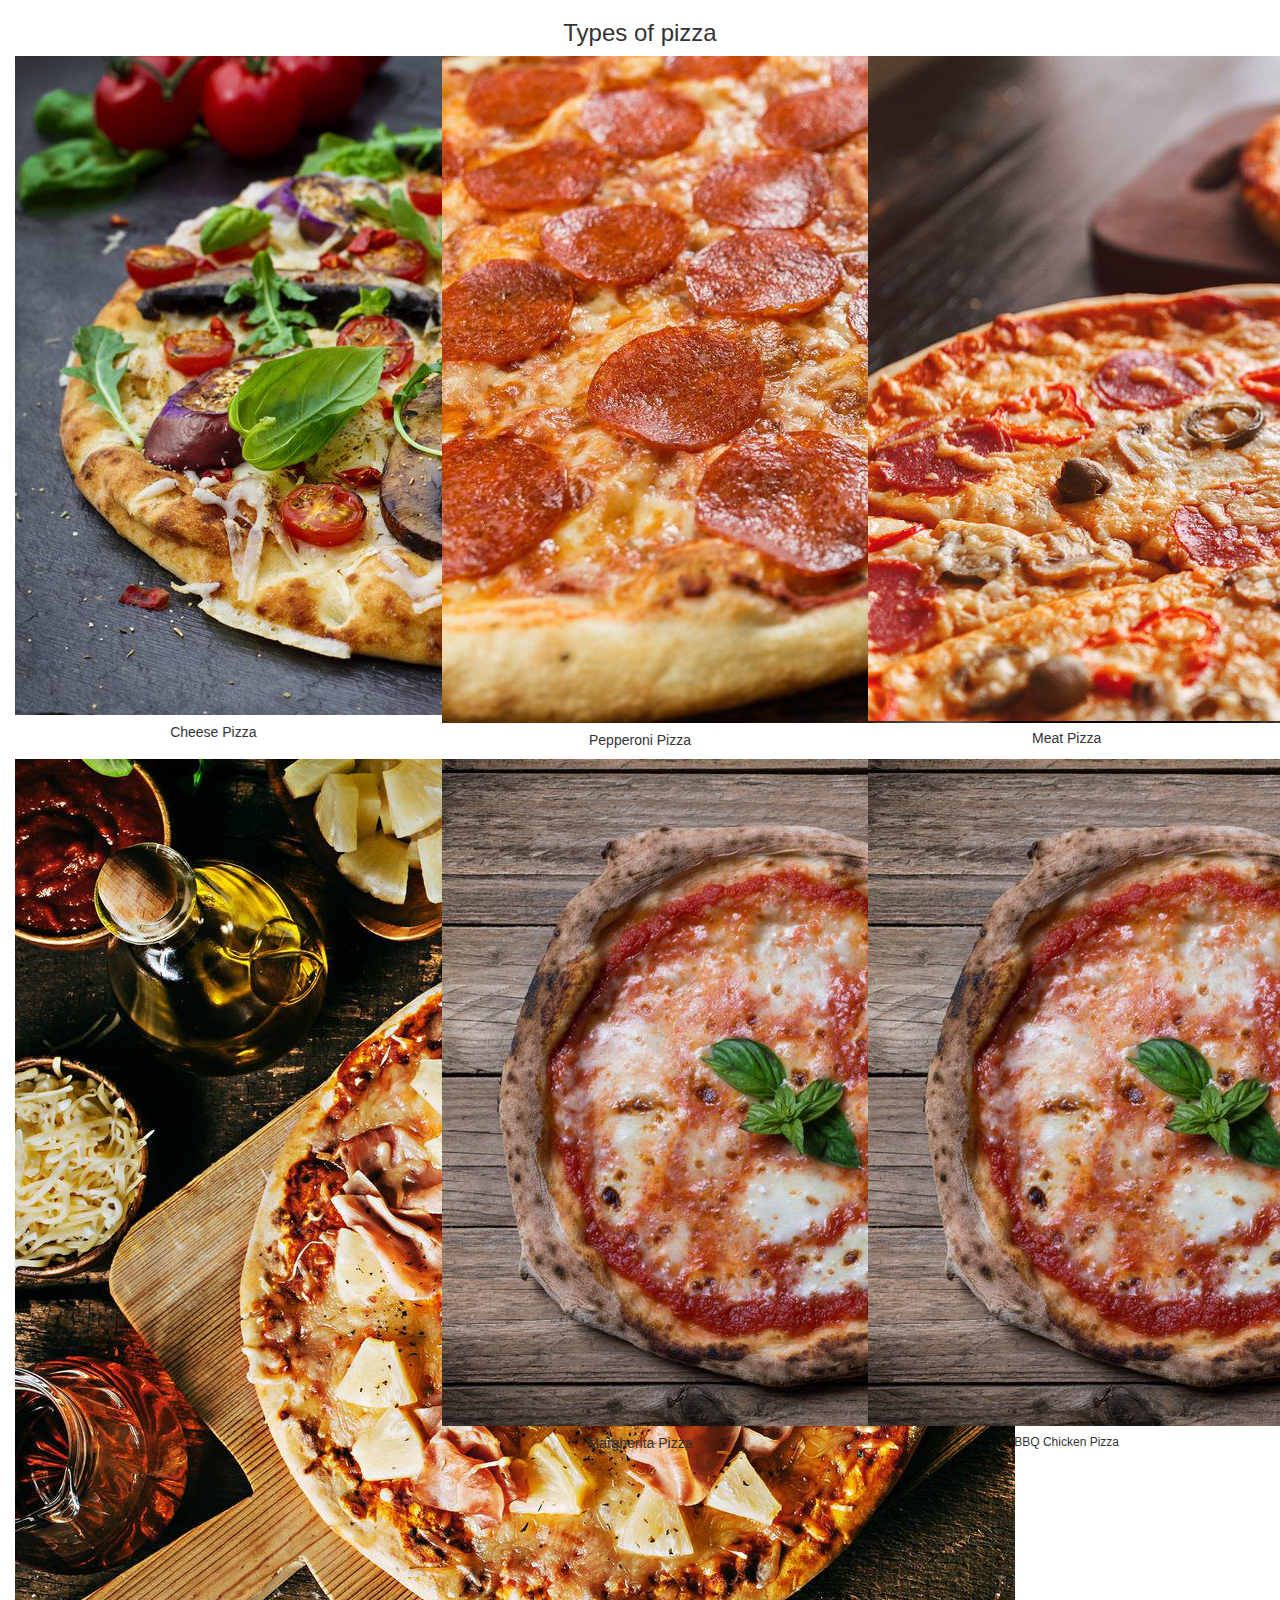
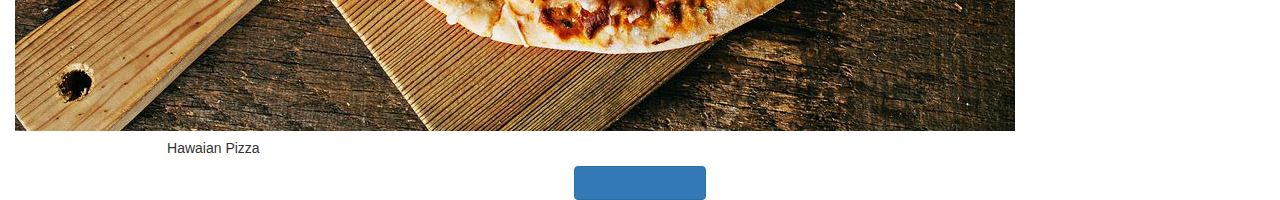
<file: index.html>
<!DOCTYPE html>
<html lang="en">
<head>
    <meta charset="UTF-8">
    <meta http-equiv="X-UA-Compatible" content="IE=edge">
    <meta name="viewport" content="width=device-width, initial-scale=1.0">
    <link rel="stylesheet" href="https://maxcdn.bootstrapcdn.com/bootstrap/3.3.7/css/bootstrap.min.css" integrity="sha384-BVYiiSIFeK1dGmJRAkycuHAHRg32OmUcww7on3RYdg4Va+PmSTsz/K68vbdEjh4u" crossorigin="anonymous">
    <link rel="stylesheet" href="./css/style.css">
    <script src="https://ajax.googleapis.com/ajax/libs/jquery/3.5.1/jquery.min.js"></script>
    <title>Pizza Place</title>
</head>
<body>
    <div class="container gallery">
        <h3>Types of pizza</h3>
        <div class="row">
            <div class="col-md-4">
                <div class="card-body">
                    <img src="./images/cheese-pizza.jpg" alt="Pizza Image">
                </div>
                <div class="card-footer">
                    <h5>Cheese Pizza</h5>
                </div>
            </div>
            <div class="col-md-4">
                <div class="card-body">
                    <img src="./images/peporroni.jpg" alt="Pizza Image">
                </div>
                <div class="card-footer">
                    <h5>Pepperoni Pizza</h5>
                </div>
            </div>
            <div class="col-md-4">
                <div class="card-body">
                    <img src="./images/meat-pizza.jpg" alt="Pizza Image">
                </div>
                <div class="card-footer">
                    <h5>Meat Pizza</h5>
                </div>
            </div>
            
        </div>
        <div class="row">
            <div class="col-md-4">
                <div class="card-body">
                    <img src="./images/Hawaiian.jpg" alt="Pizza Image">
                </div>
                <div class="card-footer">
                    <h5>Hawaian Pizza</h5>
                </div>
            </div>
            <div class="col-md-4">
                <div class="card-body">
                    <img src="./images/margherita.jpg" alt="Pizza Image">
                </div>
                <div class="card-footer">
                    <h5>Margherita Pizza</h5>
                </div>
            </div>
            <div class="col-md-4">
                <div class="card-body">
                    <img src="./images/BBQ.jpg" alt="Pizza Image">
                </div>
                <div class="card-footer">
                    <h6>BBQ Chicken Pizza</h6>
                </div>
            </div>
        </div>
    </div><br>
    <div class="container order">
        <div class="row">
            <div class="col-md-12">
                <button type="submit" class = "btn btn-primary"><a href="order.html">Place Your Order</a></button>
            </div>
        </div>
    </div>
    <script src="/js/script.js"></script>
</body>
</html>
</file>
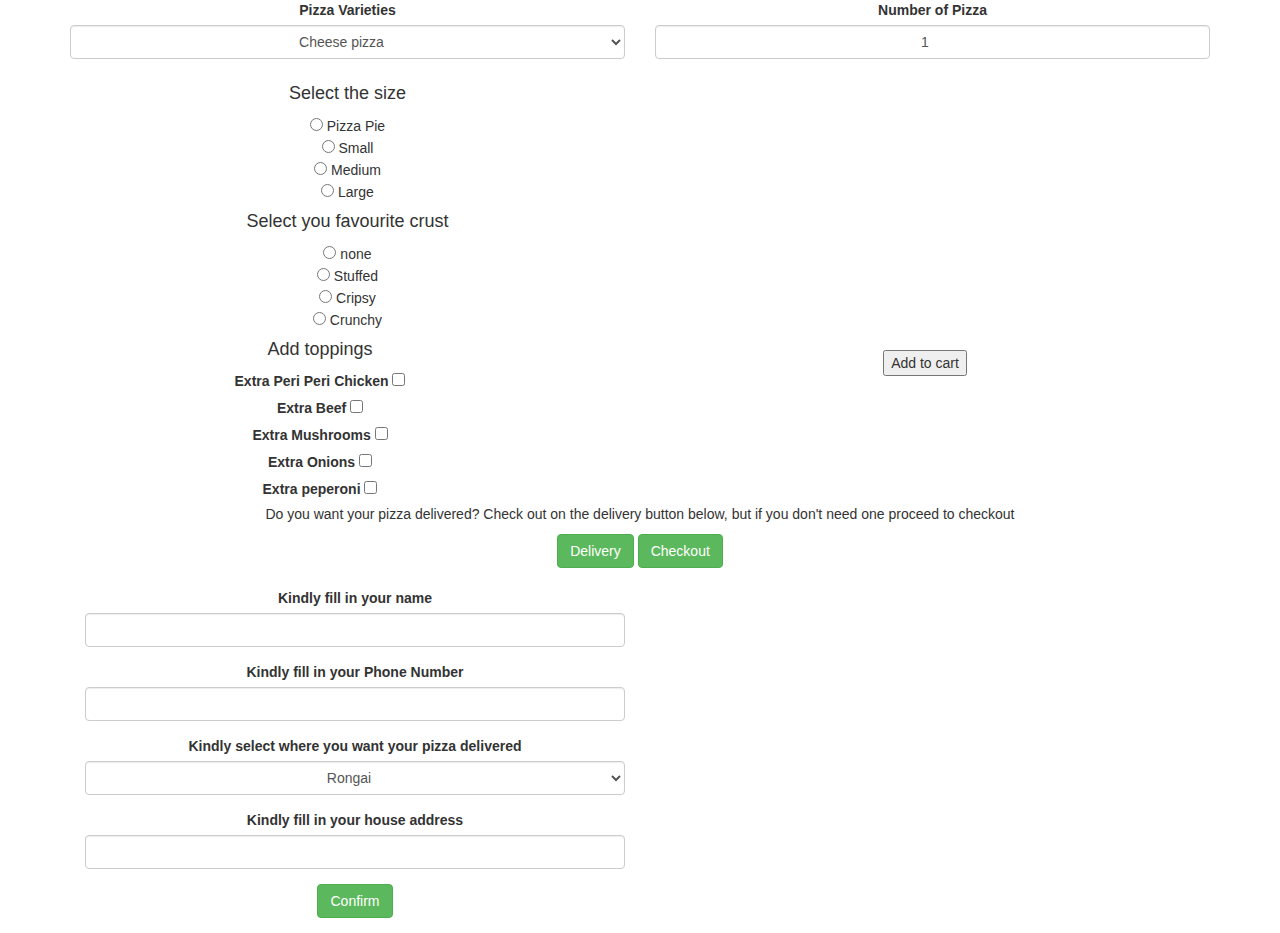
<file: order.html>
<!DOCTYPE html>
<html lang="en">
<head>
    <meta charset="UTF-8">
    <meta http-equiv="X-UA-Compatible" content="IE=edge">
    <meta name="viewport" content="width=device-width, initial-scale=1.0">
    <title>Order</title>
    <link rel="stylesheet" href="https://maxcdn.bootstrapcdn.com/bootstrap/3.3.7/css/bootstrap.min.css" integrity="sha384-BVYiiSIFeK1dGmJRAkycuHAHRg32OmUcww7on3RYdg4Va+PmSTsz/K68vbdEjh4u" crossorigin="anonymous">
    <link rel="stylesheet" href="./css/style.css">
    <script src="https://ajax.googleapis.com/ajax/libs/jquery/3.5.1/jquery.min.js"></script>
</head>
<body>
    <div class="container">
        <div class="row">
            <div class="col-md-6">
                <div class="form-group">
                  <label for="variety">Pizza Varieties</label>
                  <select name="" class="form-control" id="varieties">
                      <option value="Cheese pizza">Cheese pizza</option>
                      <option value="Pepperoni Pizza">Pepperoni Pizza</option>
                      <option value="Meat Pizza">Meat Pizza</option>
                      <option value="Margherita Pizza">Margherita Pizza</option>
                      <option value="BBQ Chicken Pizza">BBQ Chicken Pizza</option>
                      <option value="Hawaian Pizza">Hawaian Pizza</option>
                  </select>
                </div>
            </div>
            <div class="col-md-6">
                <div class="form-group">
                    <label for="no-of-pizza">Number of Pizza</label>
                    <input type="number" value="1" class="form-control" id="number" placeholder="Enter a number">
                </div>
            </div>
        </div>
    </div>
    <div class="container">
        <div class="row">
            <div class="col-md-6">
                <div class="size">
                    <h4>Select the size</h4>
                    <input type="radio" name="size" value="0"> Pizza Pie <br>
                    <input type="radio" name="size" value="1"> Small <br>
                    <input type="radio" name="size" value="2"> Medium <br>
                    <input type="radio" name="size" value="3"> Large <br>

                </div>
                <div class="crust">
                    <h4>Select you favourite crust</h4>
                    <input type="radio" name="crust" value="00"> none <br>
                    <input type="radio" name="crust" value="150"> Stuffed <br>
                    <input type="radio" name="crust" value="200"> Cripsy <br>
                    <input type="radio" name="crust" value="300"> Crunchy <br>
                </div>
            </div>

        </div>
    </div>
    <div class="col-md-6 toppings" >
        <h4>Add toppings</h4>
        <label class="container topping">Extra Peri Peri Chicken
            <input type="checkbox" name="topping" value="100">
            <span class="checkmark"></span> 
        </label>
        <label class="container topping">Extra Beef
            <input type="checkbox" name="topping" value="200">
            <span class="checkmark"></span> 
        </label>
        <label class="container topping">Extra Mushrooms
            <input type="checkbox" name="topping" value="300">
            <span class="checkmark"></span> 
        </label>
        <label class="container topping">Extra Onions
            <input type="checkbox" name="topping" value="400">
            <span class="checkmark"></span> 
        </label>
        <label class="container topping">Extra peperoni
            <input type="checkbox" name="topping" value="500">
            <span class="checkmark"></span> 
        </label>
    </div><br>
    <div class="container">
        <button type="submit btn btn-warning" id="submit">Add to cart</button>
        <p id="total"></p>
    </div>
    <div class="container delivery">
        <p>Do you want your pizza delivered? Check out on the delivery button below, but if you don't need one proceed to checkout</p>
        <button type="button" class="btn btn-success" id="delivery">Delivery</button>
        <button type="submit" class="btn btn-success" id="checkout">Checkout</button>
    </div><br>

    <div class="container">
        <div class="col-md-6">
            <form class="form-group">
                <div class="form-group">
                    <label for="name">Kindly fill in your name</label>
                    <input type="text" class="form-control" id="name" required>
                </div>
                <div class="form-group">
                    <label for="contacts">Kindly fill in your Phone Number</label>
                    <input type="number" class="form-control" id="contact" required>
                </div>
                <div class="form-group">
                    <label for="location">Kindly select where you want your pizza delivered</label>
                    <select class="form-control" id="location">
                        <option value="0" class="form-control">Rongai</option>
                        <option value="1" class="form-control">Runda</option>
                        <option value="2" class="form-control">Gachie</option>
                        <option value="3" class="form-control">Muthaiga</option>
                        <option value="4" class="form-control">Thika Road</option>
                    </select>
                </div>
                <div class="form-group">
                    <label for="address">Kindly fill in your house address</label>
                    <input type="text" class="form-control" id="street" required>
                </div>
                <button type="button" class="btn btn-success" id="confirm">Confirm</button>
                <div>
                    <p id="Summary"></p>
                </div>
            </form>
        </div>
    </div>

</body>
<script src="./js/script.js"></script>
</html>
</file>
<file: css/style.css>
*{
    text-align: center;
}
.gallery{
    height: 300px;
    width: 100%;
}
</file>
